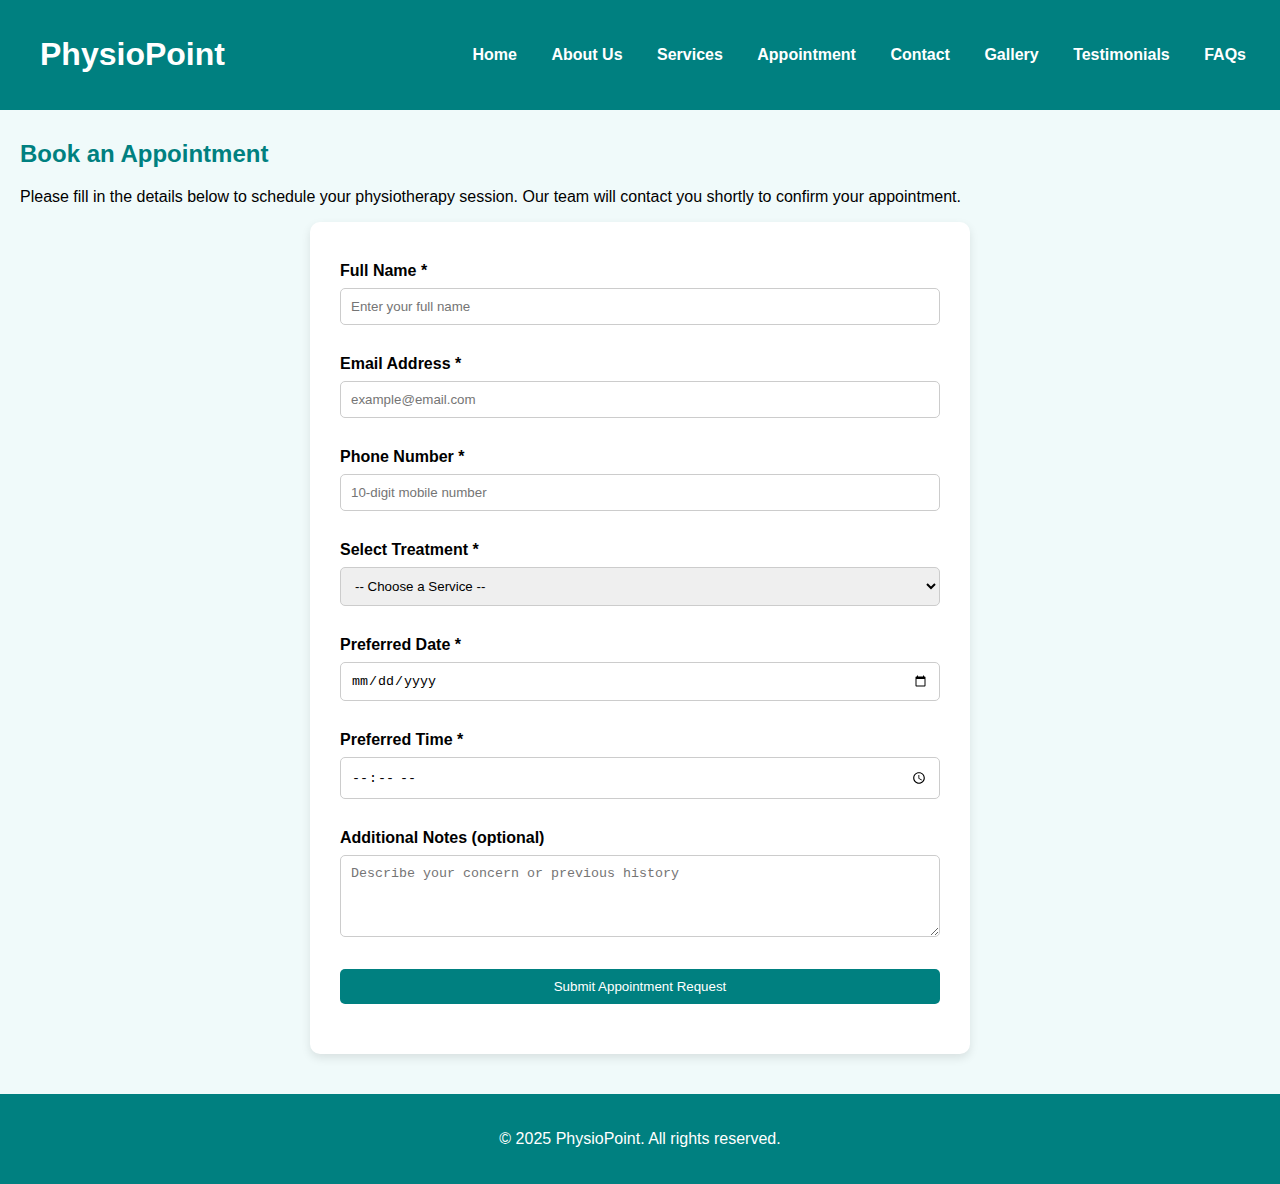
<file: appointment.html>
<!DOCTYPE html>
<html lang="en">
<head>
  <meta charset="UTF-8" />
  <meta name="viewport" content="width=device-width, initial-scale=1.0" />
  <title>PhysioPoint</title>
<link rel="stylesheet" href="style.css">
  
</head>
<body>

<header>
  <h1>PhysioPoint</h1>
  <div class="menu-toggle" onclick="toggleMenu()">
    <span></span>
    <span></span>
    <span></span>
  </div>
  <nav id="main-nav">
    <a href="index.html">Home</a>
    <a href="about.html">About Us</a>
    <a href="service.html">Services</a>
    <a href="appointment.html">Appointment</a>
    <a href="contact.html">Contact</a>
    <a href="gallery.html">Gallery</a>
    <a href="testimonials.html">Testimonials</a>
    <a href="faqs.html">FAQs</a>
  </nav>
</header>

<script>
  function toggleMenu() {
    document.getElementById('main-nav').classList.toggle('active');
  }
</script>
<body>
 <section id="appointment" style="background-color: #f0fafa;">
  <h2>Book an Appointment</h2>
  <p>Please fill in the details below to schedule your physiotherapy session. Our team will contact you shortly to confirm your appointment.</p>
<style>
form input, form select, form textarea {
  width: 100%;
  padding: 10px;
  margin: 8px 0 20px;
  border: 1px solid #ccc;
  border-radius: 5px;
  box-sizing: border-box;
}
form label {
  font-weight: bold;
  display: block;
  margin-top: 10px;
}
form input[type="submit"]:hover {
  background-color: #006666;
}
 </style>
  <form style="max-width: 600px; margin: auto; background: #fff; padding: 30px; border-radius: 10px; box-shadow: 0 4px 10px rgba(0,0,0,0.1);">
    <label for="fullname">Full Name *</label>
    <input type="text" id="fullname" name="fullname" placeholder="Enter your full name" required>

    <label for="email">Email Address *</label>
    <input type="email" id="email" name="email" placeholder="example@email.com" required>

    <label for="phone">Phone Number *</label>
    <input type="tel" id="phone" name="phone" placeholder="10-digit mobile number" pattern="[0-9]{10}" required>

    <label for="service">Select Treatment *</label>
    <select id="service" name="service" required>
      <option value="">-- Choose a Service --</option>
      <option value="orthopedic">Orthopedic Physiotherapy</option>
      <option value="neuro">Neurological Rehabilitation</option>
      <option value="pediatric">Pediatric Physiotherapy</option>
      <option value="geriatric">Geriatric Physiotherapy</option>
      <option value="sports">Sports Injury Therapy</option>
      <option value="prenatal">Women's Health Physiotherapy</option>
    </select>

    <label for="date">Preferred Date *</label>
    <input type="date" id="date" name="date" required>

    <label for="time">Preferred Time *</label>
    <input type="time" id="time" name="time" required>

    <label for="message">Additional Notes (optional)</label>
    <textarea id="message" name="message" rows="4" placeholder="Describe your concern or previous history"></textarea>

    <input type="submit" value="Submit Appointment Request" style="background-color: #008080; color: white; padding: 10px 20px; border: none; border-radius: 5px; cursor: pointer;">
  </form>
 </section>  

<footer>
  <p>&copy; 2025 PhysioPoint. All rights reserved.</p>
</footer>

</body>
</html>
</file>
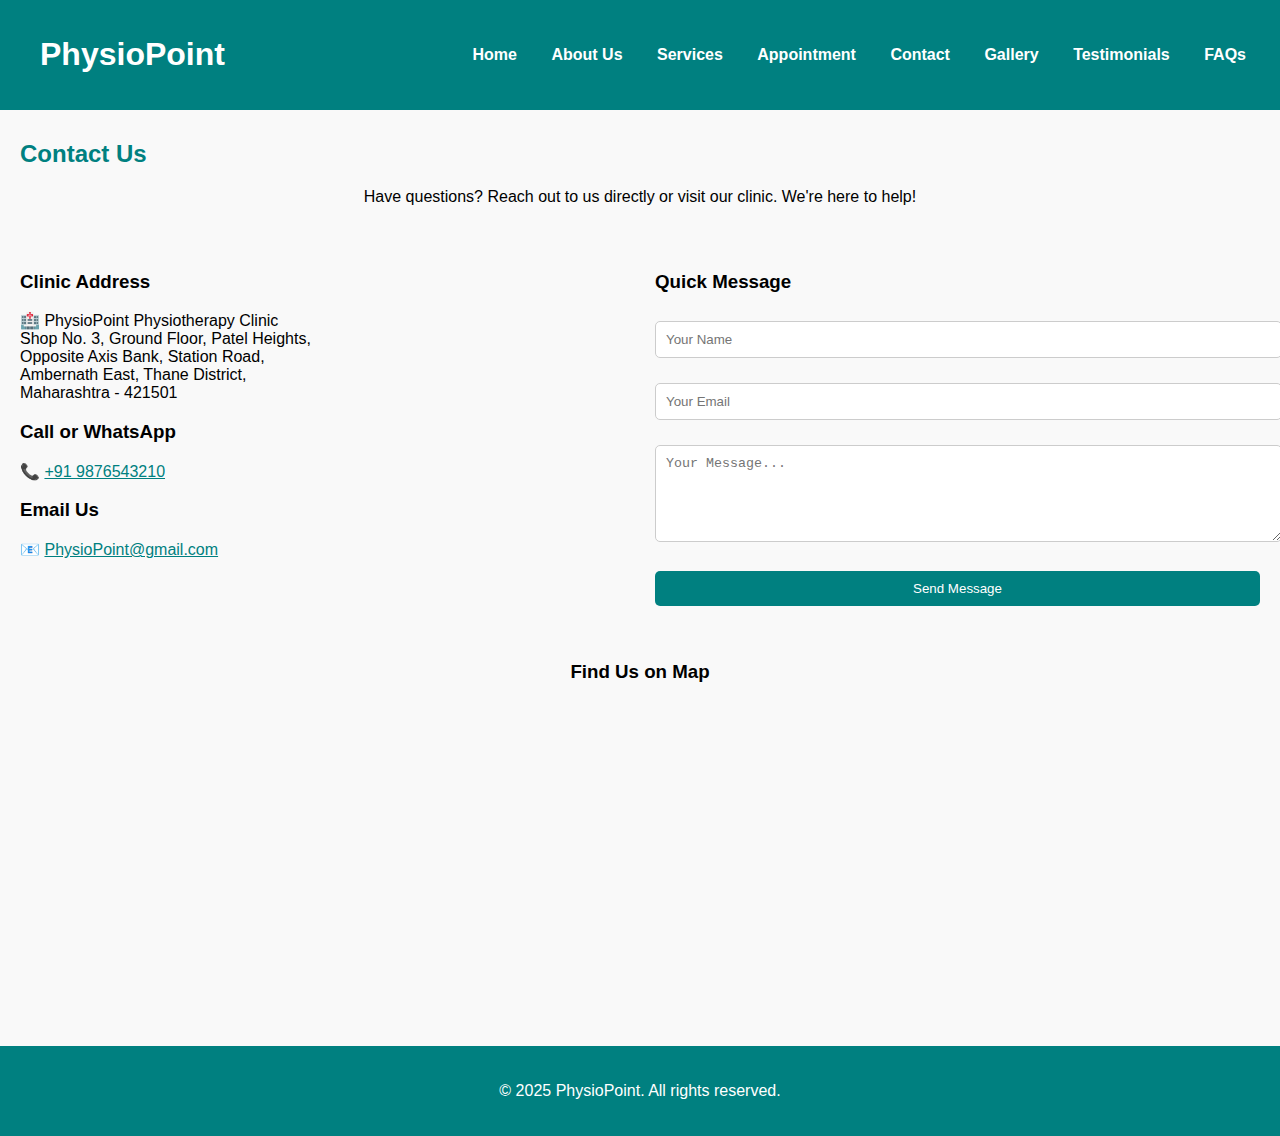
<file: contact.html>
<!DOCTYPE html>
<html lang="en">
<head>
  <meta charset="UTF-8" />
  <meta name="viewport" content="width=device-width, initial-scale=1.0" />
  <title>PhysioPoint</title>
<link rel="stylesheet" href="style.css">
  
</head>
<body>

<header>
  <h1>PhysioPoint</h1>
  <div class="menu-toggle" onclick="toggleMenu()">
    <span></span>
    <span></span>
    <span></span>
  </div>
  <nav id="main-nav">
    <a href="index.html">Home</a>
    <a href="about.html">About Us</a>
    <a href="service.html">Services</a>
    <a href="appointment.html">Appointment</a>
    <a href="contact.html">Contact</a>
    <a href="gallery.html">Gallery</a>
    <a href="testimonials.html">Testimonials</a>
    <a href="faqs.html">FAQs</a>
  </nav>
</header>

<script>
  function toggleMenu() {
    document.getElementById('main-nav').classList.toggle('active');
  }
</script>
<section id="contact" style="background-color: #f9f9f9;">
  <h2>Contact Us</h2>
  <p style="text-align:center;">Have questions? Reach out to us directly or visit our clinic. We're here to help!</p>

  <div style="display: flex; flex-wrap: wrap; gap: 30px; justify-content: center; padding-top: 30px;">
    <!-- Contact Info -->
    <div style="flex: 1; min-width: 300px;">
            <p><h3>Clinic Address</h3>
  🏥 PhysioPoint Physiotherapy Clinic<br>
  Shop No. 3, Ground Floor, Patel Heights,<br>
  Opposite Axis Bank, Station Road,<br>
  Ambernath East, Thane District,<br>
  Maharashtra - 421501
</p>
<style>
form input, form textarea {
  width: 100%;
  padding: 10px;
  margin: 10px 0 15px;
  border: 1px solid #ccc;
  border-radius: 5px;
}
form input[type="submit"]:hover {
  background-color: #006666;
}
</style>
      <h3>Call or WhatsApp</h3>
      <p>📞 <a href="tel:+919876543210" style="color: #008080;">+91 9876543210</a></p>

      <h3>Email Us</h3>
      <p>📧 <a href="mailto:PhysioPoint@gmail.com" style="color: #008080;">PhysioPoint@gmail.com</a></p>
    </div>

    <!-- Contact Form -->
    <div style="flex: 1; min-width: 300px;">
      <h3>Quick Message</h3>
      <form>
        <input type="text" placeholder="Your Name" required>
        <input type="email" placeholder="Your Email" required>
        <textarea placeholder="Your Message..." rows="5" required></textarea>
        <input type="submit" value="Send Message" style="background-color: #008080; color: white; padding: 10px 20px; border: none; border-radius: 5px; cursor: pointer;">
      </form>
    </div>
  </div>

  <!-- Google Map -->
  <div style="margin-top: 40px;">
    <h3 style="text-align:center;">Find Us on Map</h3>
    <iframe src="https://www.google.com/maps/embed?pb=!1m18!1m12!1m3!1d3770.954557844662!2d73.1599933!3d19.0697616!2m3!1f0!2f0!3f0!3m2!1i1024!2i768!4f13.1!3m3!1m2!1s0x3be795b01a86cde5%3A0xf15f67bb9e68ad4f!2sSatyam%20Elegance%2C%20Sarvoday%20Nagar%2C%20Chikloli%2C%20Ambernath%2C%20Maharashtra%20421005!5e0!3m2!1sen!2sin!4v1721800000000"
      width="100%" height="300" style="border:0;" allowfullscreen="" loading="lazy" title="PhysioPointPhysiotherapy Location"></iframe>
  </div>
</section>

<footer>
  <p>&copy; 2025 PhysioPoint. All rights reserved.</p>
</footer>

</body>
</html>
</file>
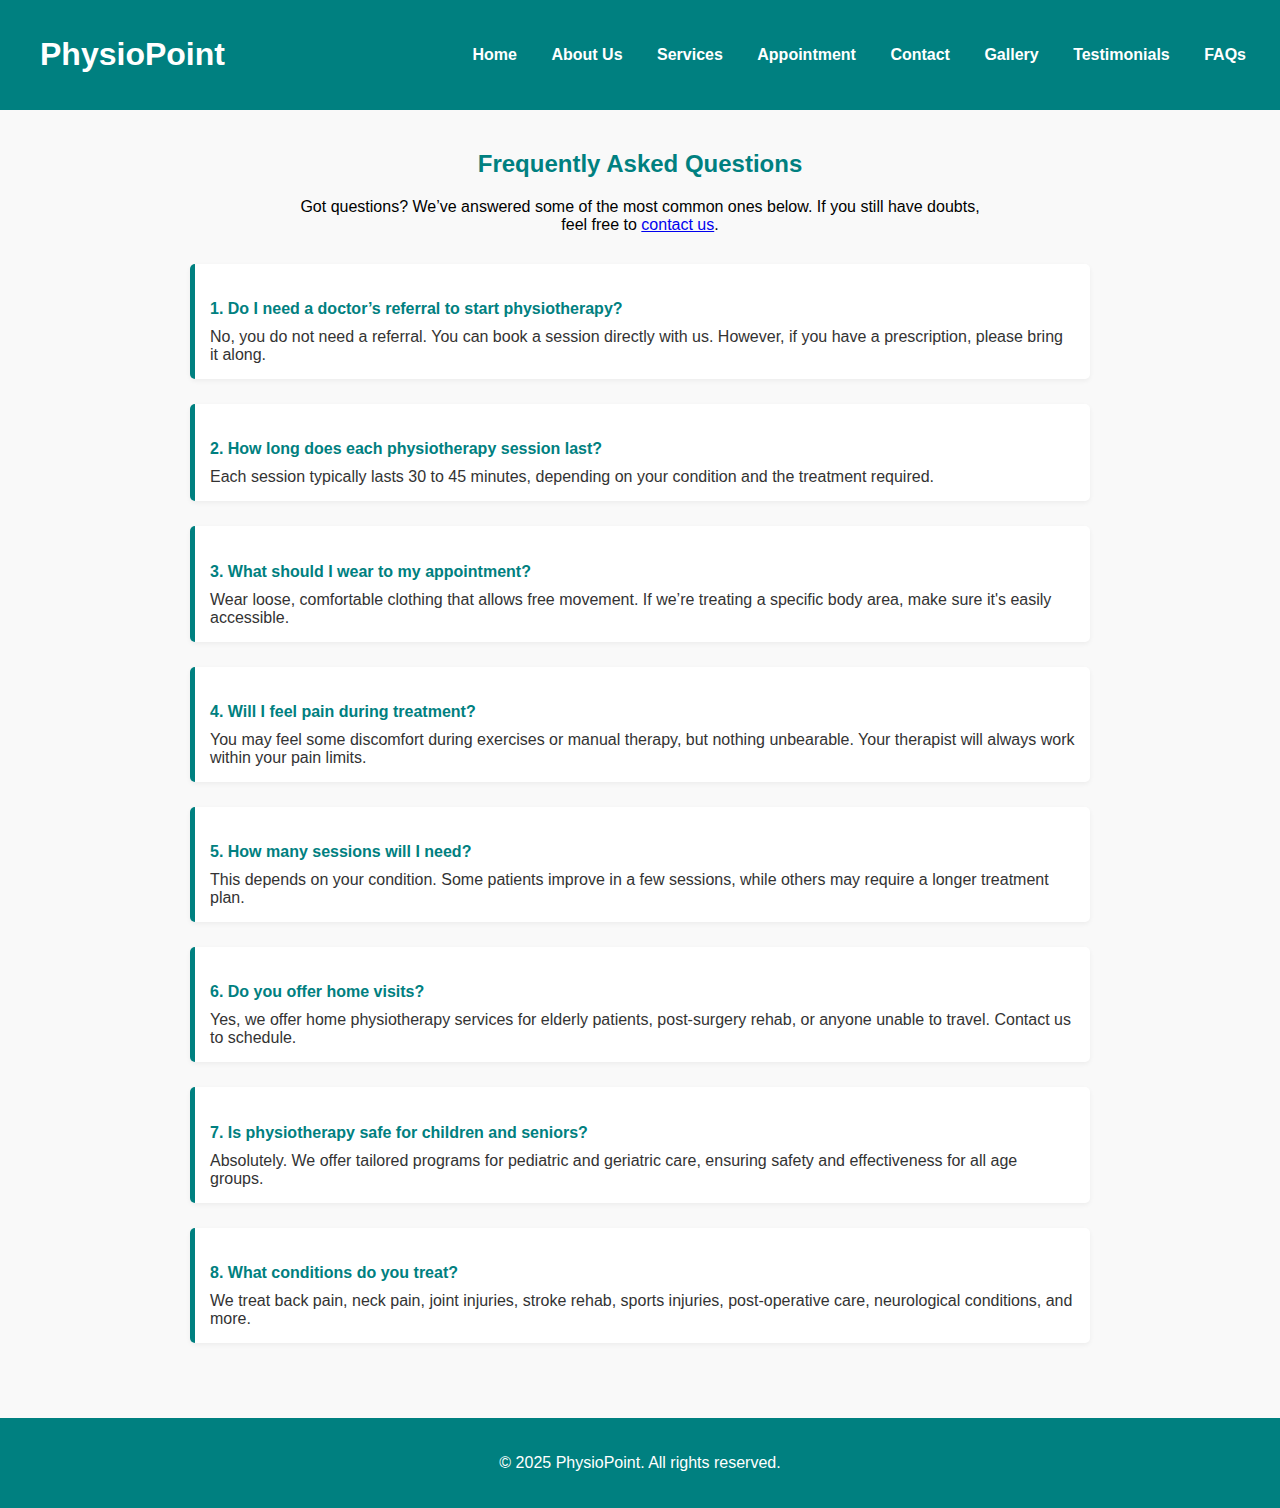
<file: faqs.html>
<!DOCTYPE html>
<html lang="en">
<head>
  <meta charset="UTF-8" />
  <meta name="viewport" content="width=device-width, initial-scale=1.0" />
  <title>PhysioPoint</title>
<link rel="stylesheet" href="style.css">
  
</head>
<body>

<header>
  <h1>PhysioPoint</h1>
  <div class="menu-toggle" onclick="toggleMenu()">
    <span></span>
    <span></span>
    <span></span>
  </div>
  <nav id="main-nav">
    <a href="index.html">Home</a>
    <a href="about.html">About Us</a>
    <a href="service.html">Services</a>
    <a href="appointment.html">Appointment</a>
    <a href="contact.html">Contact</a>
    <a href="gallery.html">Gallery</a>
    <a href="testimonials.html">Testimonials</a>
    <a href="faqs.html">FAQs</a>
  </nav>
</header>

<script>
  function toggleMenu() {
    document.getElementById('main-nav').classList.toggle('active');
  }
</script>
<section id="faqs" style="padding: 50px 20px; background-color: #f9f9f9;">
  <h2 style="text-align: center;">Frequently Asked Questions</h2>
  <p style="text-align: center; max-width: 700px; margin: 0 auto 30px;">
    Got questions? We’ve answered some of the most common ones below. If you still have doubts, feel free to <a href="contact.html">contact us</a>.
  </p>

  <div class="faq-list">
    <div class="faq-item">
      <h4>1. Do I need a doctor’s referral to start physiotherapy?</h4>
      <p>No, you do not need a referral. You can book a session directly with us. However, if you have a prescription, please bring it along.</p>
    </div>

    <div class="faq-item">
      <h4>2. How long does each physiotherapy session last?</h4>
      <p>Each session typically lasts 30 to 45 minutes, depending on your condition and the treatment required.</p>
    </div>

    <div class="faq-item">
      <h4>3. What should I wear to my appointment?</h4>
      <p>Wear loose, comfortable clothing that allows free movement. If we’re treating a specific body area, make sure it's easily accessible.</p>
    </div>

    <div class="faq-item">
      <h4>4. Will I feel pain during treatment?</h4>
      <p>You may feel some discomfort during exercises or manual therapy, but nothing unbearable. Your therapist will always work within your pain limits.</p>
    </div>

    <div class="faq-item">
      <h4>5. How many sessions will I need?</h4>
      <p>This depends on your condition. Some patients improve in a few sessions, while others may require a longer treatment plan.</p>
    </div>

    <div class="faq-item">
      <h4>6. Do you offer home visits?</h4>
      <p>Yes, we offer home physiotherapy services for elderly patients, post-surgery rehab, or anyone unable to travel. Contact us to schedule.</p>
    </div>

    <div class="faq-item">
      <h4>7. Is physiotherapy safe for children and seniors?</h4>
      <p>Absolutely. We offer tailored programs for pediatric and geriatric care, ensuring safety and effectiveness for all age groups.</p>
    </div>

    <div class="faq-item">
      <h4>8. What conditions do you treat?</h4>
      <p>We treat back pain, neck pain, joint injuries, stroke rehab, sports injuries, post-operative care, neurological conditions, and more.</p>
    </div>
  </div>
</section>
<footer>
  <p>&copy; 2025 PhysioPoint. All rights reserved.</p>
</footer>

</body>
</html>
</file>
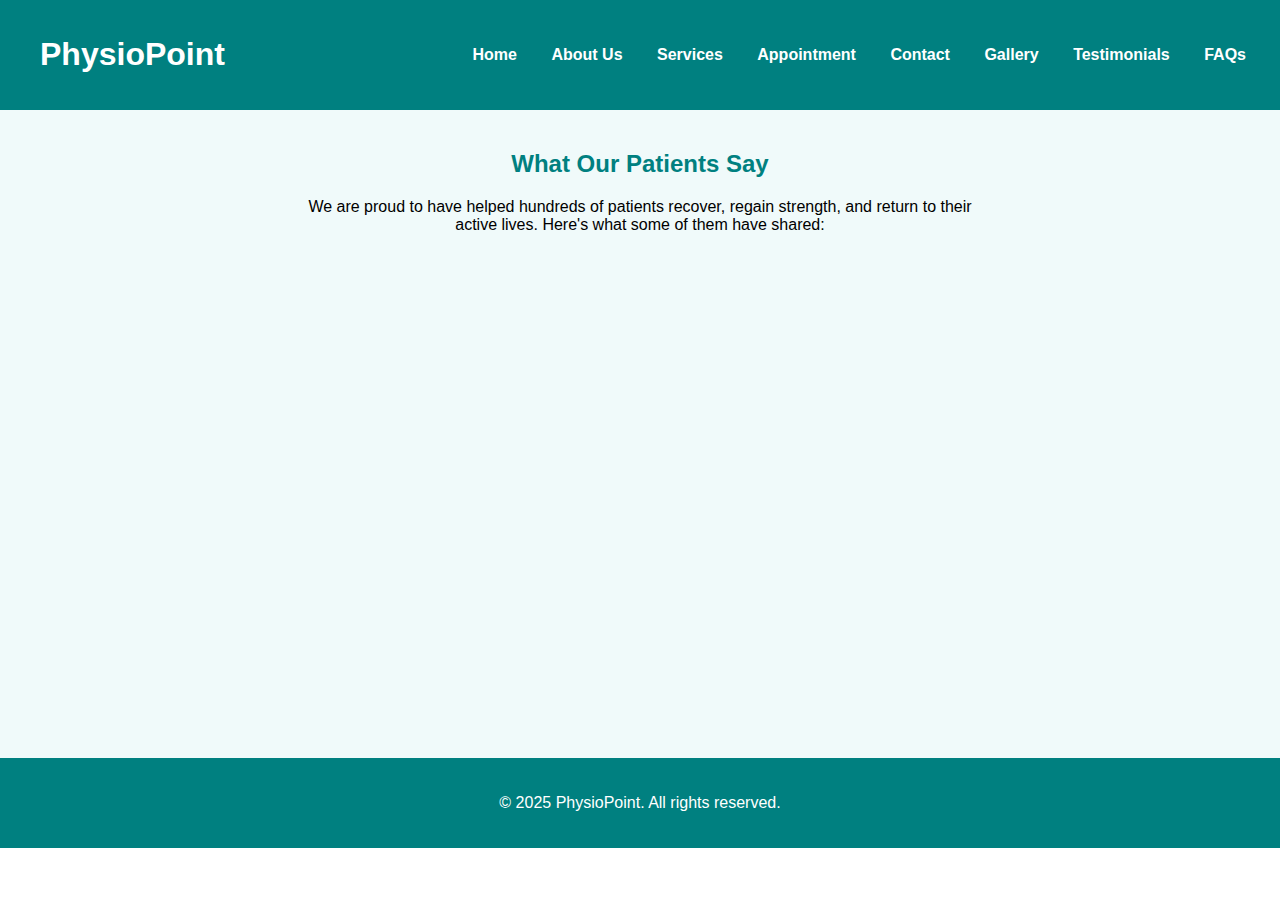
<file: testimonials.html>
<!DOCTYPE html>
<html lang="en">
<head>
  <meta charset="UTF-8" />
  <meta name="viewport" content="width=device-width, initial-scale=1.0" />
  <title>PhysioPoint</title>
<link rel="stylesheet" href="style.css">
  
</head>
<body>

<header>
  <h1>PhysioPoint</h1>
  <div class="menu-toggle" onclick="toggleMenu()">
    <span></span>
    <span></span>
    <span></span>
  </div>
  <nav id="main-nav">
    <a href="index.html">Home</a>
    <a href="about.html">About Us</a>
    <a href="service.html">Services</a>
    <a href="appointment.html">Appointment</a>
    <a href="contact.html">Contact</a>
    <a href="gallery.html">Gallery</a>
    <a href="testimonials.html">Testimonials</a>
    <a href="faqs.html">FAQs</a>
  </nav>
</header>

<script>
  function toggleMenu() {
    document.getElementById('main-nav').classList.toggle('active');
  }
</script>
<section id="testimonials" style="background-color: #f0fafa; padding: 50px 20px;">
  <h2 style="text-align: center;">What Our Patients Say</h2>
  <p style="text-align: center; max-width: 700px; margin: 10px auto 40px;">We are proud to have helped hundreds of patients recover, regain strength, and return to their active lives. Here's what some of them have shared:</p>

  <div class="testimonials">
    <div class="card fade-in">
           <h4>Priya Desai</h4>
      <p>"The therapists at PhysioPointare fantastic! My chronic back pain is finally under control. I feel stronger and more confident every day."</p>
      <div style="color: gold;">⭐⭐⭐⭐</div>
    </div>
<div class="card fade-in">
    <h4>Sneha Raut</h4>
  <p>"I was dealing with a frozen shoulder for over a year. After just a few weeks at PhysioPoint, I have regained 90% of my movement. Thank you!"</p>
  <div style="color: gold;">⭐⭐⭐⭐⭐</div>
</div>

<div class="card fade-in">
    <h4>Ankit Mehra</h4>
  <p>"Their approach is very personal and focused. I appreciated how the physiotherapist explained every step of the recovery process."</p>
  <div style="color: gold;">⭐⭐⭐⭐⭐</div>
</div>


    <div class="card fade-in">
         <h4>Ramesh Kulkarni</h4>
      <p>"Professional team and excellent facility. I recovered from my knee surgery in half the expected time. Highly recommended!"</p>
      <div style="color: gold;">⭐⭐⭐⭐⭐</div>
    </div>

    <div class="card fade-in">
        <h4>Neeta Joshi</h4>
      <p>"Their pediatric physio helped my daughter regain confidence and mobility. We’re so thankful for their gentle and effective care."</p>
      <div style="color: gold;">⭐⭐⭐⭐⭐</div>
    </div>

    <div class="card fade-in">
          <h4>Vikram Singh</h4>
      <p>"After a sports injury, I thought I’d never return to the gym. PhysioPoint changed that. I’m now stronger than ever!"</p>
      <div style="color: gold;">⭐⭐⭐⭐</div>
    </div>
  </div>
</section>

<footer>
  <p>&copy; 2025 PhysioPoint. All rights reserved.</p>
</footer>

</body>
</html>
</file>
<file: style.css>
body {
      font-family: Arial, sans-serif;
      margin: 0;
      scroll-behavior: smooth;
    }
   header {
  position: fixed;
  top: 0;
  width: 95%;
  background: #008080;
  color: white;
  display: flex;
  justify-content: space-between;
  align-items: center;
  padding: 15px 40px;
  z-index: 999;
}

header nav a {
  color: white;
  text-decoration: none;
  margin-left: 20px;
  font-weight: bold;
}

header nav a:hover {
  text-decoration: underline;
}

body {
  padding-top: 80px; /* space for fixed header */
}

    nav a {
      color: white;
      margin: 0 10px;
      text-decoration: none;
    }
    section {
      padding: 40px 20px;
    }
    h2 {
      color: #008080;
    }
    .cta {
      background-color: #e0f7f7;
      padding: 100px 80px;
      text-align: center;
    }
    .cta h1 {
      font-size: 2.5rem;
    }
    .services, .team, .testimonials, .faqs {
      display: grid;
      grid-template-columns: repeat(auto-fit, minmax(250px, 1fr));
      gap: 20px;
    }
    .card {
      border: 1px solid #ccc;
      padding: 20px;
      background-color: #f8f8f8;
    }
    form input, form textarea {
      width: 100%;
      padding: 10px;
      margin: 10px 0;
    }
    footer {
      background-color: #008080;
      color: white;
      text-align: center;
      padding: 20px;
    }
    img {
      max-width: 100%;
      height: auto;
    }
    iframe {
      width: 95%;
      height: 300px;
      border: none;

    }


_about page_

.about-section {
  padding: 60px 20px;
  background: #f9fdfd;
}

.about-container {
  display: flex;
  flex-wrap: wrap;
  gap: 40px;
  align-items: center;
  max-width: 1200px;
  margin: auto;
}

.about-image {
  flex: 1 1 400px;
  overflow: hidden;
  border-radius: 12px;
  box-shadow: 0 4px 15px rgba(0,0,0,0.1);
}

.about-image img {
  width: 100%;
  height: auto;
  transition: transform 0.5s ease;
}

.about-image img:hover {
  transform: scale(1.05);
}

.about-content {
  flex: 1 1 500px;
  color: #333;
}

.about-content h2 {
  font-size: 2.4rem;
  color: #008080;
  margin-bottom: 20px;
}

.about-content p {
  font-size: 1.05rem;
  line-height: 1.7;
  margin-bottom: 15px;
}

.clinic-values {
  background-color: #e6fafa;
  padding: 20px;
  border-radius: 10px;
  margin-top: 20px;
}

.clinic-values h3 {
  color: #006666;
  margin-bottom: 10px;
  font-size: 1.3rem;
}

.clinic-values ul {
  list-style: none;
  padding-left: 0;
}

.clinic-values li {
  font-size: 1rem;
  margin-bottom: 8px;
}



.testimonials {
  display: grid;
  grid-template-columns: repeat(auto-fit, minmax(250px, 1fr));
  gap: 30px;
  margin-top: 20px;
}
.testimonials .card {
  background-color: #fff;
  padding: 20px;
  border-left: 5px solid #008080;
  border-radius: 8px;
  box-shadow: 0 4px 10px rgba(0,0,0,0.05);
  text-align: center;
  transition: transform 0.3s ease;
}
.testimonials .card:hover {
  transform: translateY(-5px);
}
.testimonials img {
  width: 80px;
  height: 80px;
  margin-bottom: 10px;
}
.testimonials h4 {
  margin: 10px 0 5px;
  color: #008080;
}
.testimonials p {
  font-style: italic;
  color: #333;
}



.gallery-grid {
  display: grid;
  grid-template-columns: repeat(auto-fit, minmax(250px, 1fr));
  gap: 20px;
  max-width: 1000px;
  margin: auto;
}
.gallery-grid img {
  width: 100%;
  border-radius: 8px;
  box-shadow: 0 4px 10px rgba(0,0,0,0.1);
  transition: transform 0.3s ease;
}
.gallery-grid img:hover {
  transform: scale(1.03);
}


.faq-list {
  max-width: 900px;
  margin: auto;
}
.faq-item {
  margin-bottom: 25px;
  padding: 15px;
  background: #fff;
  border-left: 5px solid #008080;
  border-radius: 5px;
  box-shadow: 0 2px 5px rgba(0,0,0,0.05);
}
.faq-item h4 {
  color: #008080;
  margin-bottom: 10px;
}
.faq-item p {
  margin: 0;
  color: #333;
}


.services {
  display: grid;
  grid-template-columns: repeat(auto-fit, minmax(250px, 1fr));
  gap: 20px;
  margin-top: 30px;
}
.services .card {
  background: #f9f9f9;
  padding: 20px;
  border-left: 5px solid #008080;
  border-radius: 8px;
  transition: box-shadow 0.3s ease;
}
.services .card:hover {
  box-shadow: 0 4px 8px rgba(0,0,0,0.1);
}
.services img {
  margin-bottom: 10px;
}
.services h4 {
  margin: 10px 0 5px;
  color: #008080;
}
.fade-in {
  opacity: 0;
  transform: translateY(20px);
  animation: fadeInUp 1s ease-in-out forwards;
}
@keyframes fadeInUp {
  to {
    opacity: 1;
    transform: translateY(0);
  }
}

/* Hamburger Menu Styles */
.menu-toggle {
  display: none;
  flex-direction: column;
  cursor: pointer;
  margin-left: auto;
  margin-right: 20px; /* shift slightly left */
}

.menu-toggle span {
  height: 3px;
  width: 25px;
  background: white;
  margin: 4px 0;
  transition: 0.4s;
}

/* Responsive Navbar */
@media (max-width: 768px) {
  header {
    flex-wrap: wrap;
    padding: 10px 20px;
  }

  .menu-toggle {
    display: flex;
  }

  nav {
    display: none;
    flex-direction: column;
    width: 100%;
    background-color: #008080;
    padding: 10px 0;
  }

  nav a {
    margin: 10px 0;
    padding: 10px 20px;
    display: block;
  }

  nav.active {
    display: flex;
  }
}
</file>
